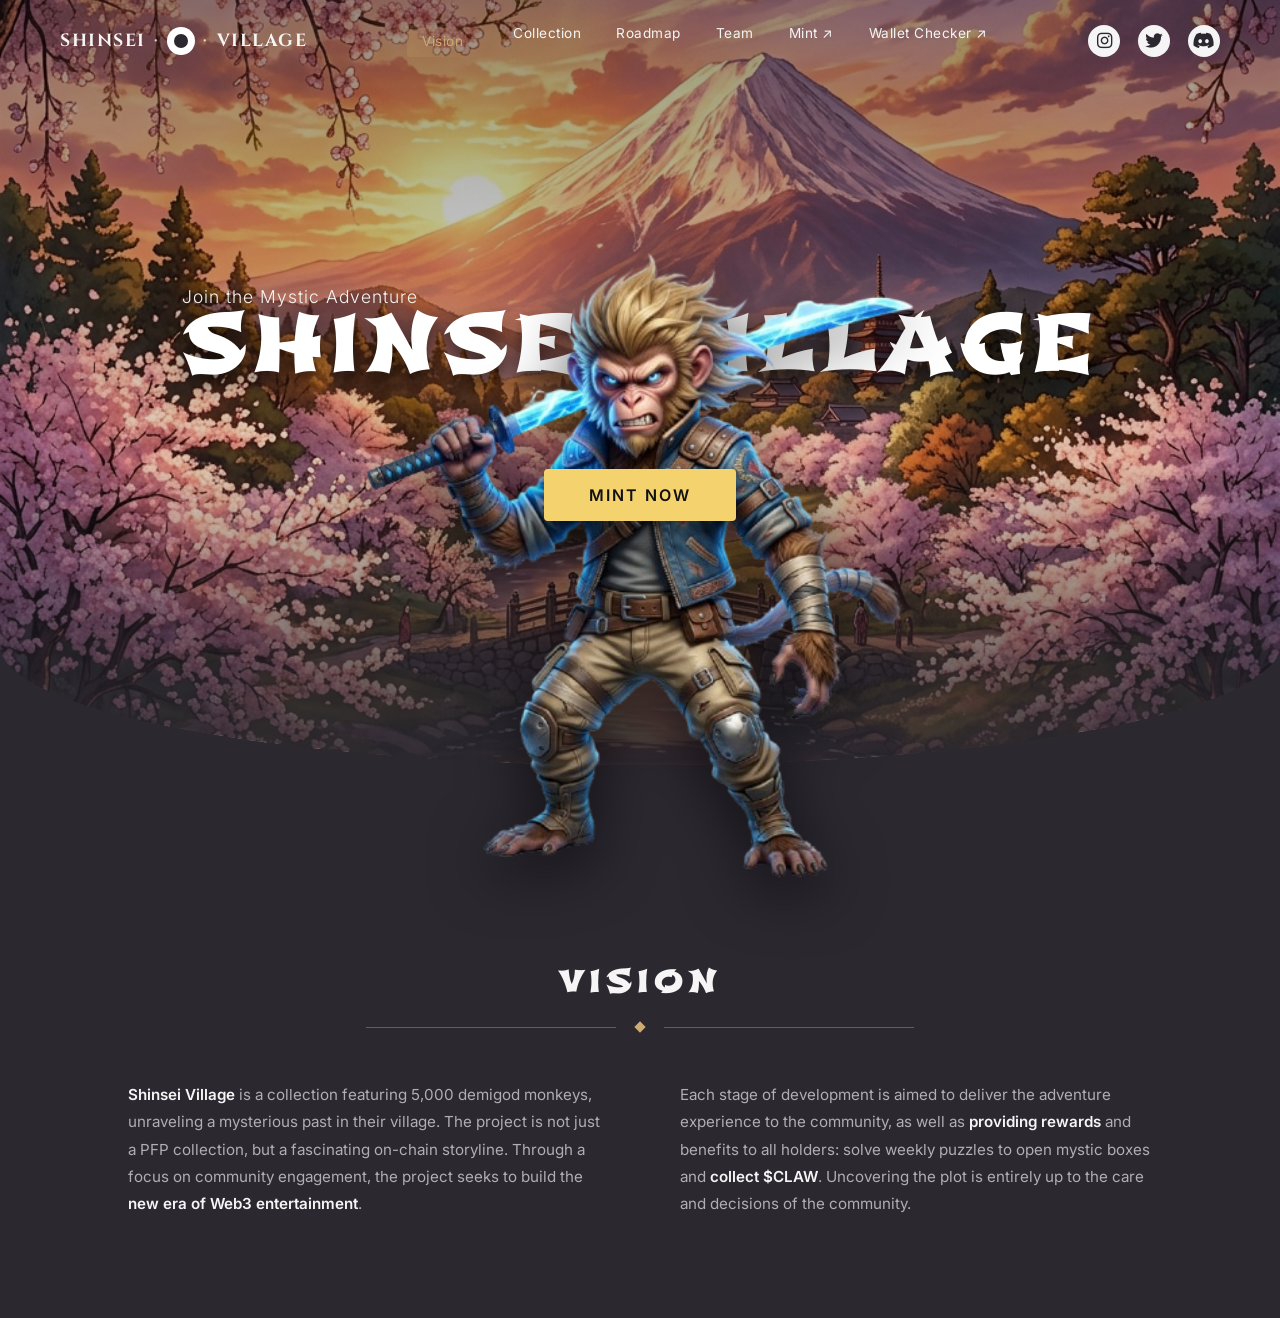
<file: A3/Medium/shinsei-village/index.html>
<!DOCTYPE html>
<html lang="en">
<head>
  <meta charset="UTF-8">
  <meta name="viewport" content="width=device-width, initial-scale=1.0">
  <title>Shinsei Village - Mystic Adventure</title>
  <link rel="stylesheet" href="style.css">
  
  <link rel="preconnect" href="https://fonts.googleapis.com">
  <link rel="preconnect" href="https://fonts.gstatic.com" crossorigin>
  <link href="https://fonts.googleapis.com/css2?family=Cinzel:wght@600;700&family=Inter:wght@300;400;600&family=Shojumaru&display=swap" rel="stylesheet">
  
  <!-- FontAwesome for social icons -->
  <link rel="stylesheet" href="https://cdnjs.cloudflare.com/ajax/libs/font-awesome/6.4.0/css/all.min.css">
</head>
<body>

  <header class="navbar">
    <div class="logo">
      <span>SHINSEI</span>
      <span class="dot">·</span>
      <div class="logo-icon"></div>
      <span class="dot">·</span>
      <span>VILLAGE</span>
    </div>
    
    <nav class="nav-links">
      <a href="#" class="active">Vision</a>
      <a href="#">Collection</a>
      <a href="#">Roadmap</a>
      <a href="#">Team</a>
      <a href="#">Mint ↗</a>
      <a href="#">Wallet Checker ↗</a>
    </nav>
    
    <div class="social-icons">
      <a href="#"><i class="fa-brands fa-instagram"></i></a>
      <a href="#"><i class="fa-brands fa-twitter"></i></a>
      <a href="#"><i class="fa-brands fa-discord"></i></a>
    </div>
  </header>

  <!-- Hero Section -->
  <section class="hero-section">
    <!-- Background image with curved bottom -->
    <div class="hero-bg">
      <img src="bg.png" alt="Background Landscape">
      <div class="bg-overlay"></div>
    </div>

    <!-- Text content positioned behind the character -->
    <div class="hero-content">
      <div class="title-wrapper">
        <p class="subtitle">Join the Mystic Adventure</p>
        <h1 class="main-title">SHINSEI VILLAGE</h1>
      </div>
    </div>

    <img src="character.png" alt="Shinsei Monkey" class="hero-character">
    
    <!-- Mint Now Button overlapping character -->
    <button class="mint-btn">MINT NOW</button>
  </section>

  <!-- Vision Section -->
  <section class="vision-section">
    <div class="vision-header">
      <h2>VISION</h2>
      <div class="divider">
        <span class="line"></span>
        <span class="diamond"></span>
        <span class="line"></span>
      </div>
    </div>
    
    <div class="vision-content">
      <div class="text-column">
        <p><strong>Shinsei Village</strong> is a collection featuring 5,000 demigod monkeys, unraveling a mysterious past in their village. The project is not just a PFP collection, but a fascinating on-chain storyline. Through a focus on community engagement, the project seeks to build the <strong>new era of Web3 entertainment</strong>.</p>
      </div>
      <div class="text-column">
        <p>Each stage of development is aimed to deliver the adventure experience to the community, as well as <strong>providing rewards</strong> and benefits to all holders: solve weekly puzzles to open mystic boxes and <strong>collect $CLAW</strong>. Uncovering the plot is entirely up to the care and decisions of the community.</p>
      </div>
    </div>
  </section>

</body>
</html>
</file>
<file: A3/Medium/shinsei-village/style.css>
:root {
  --primary-bg: #2b2830;
  --text-light: #f5f5f5;
  --text-muted: #b0aeb3;
  --accent-gold: #ceab70;
  --font-main: 'Inter', sans-serif;
  --font-heading: 'Cinzel', serif;
  --font-logo: 'Shojumaru', cursive;
}

* {
  margin: 0;
  padding: 0;
  box-sizing: border-box;
}

body {
  font-family: var(--font-main);
  background-color: var(--primary-bg);
  color: var(--text-light);
  overflow-x: hidden;
}

.navbar {
  position: absolute; 
  top: 0;
  left: 0;
  width: 100%;
  display: flex; 
  justify-content: space-between;
  align-items: center;
  padding: 25px 60px;
  z-index: 10;
}

.logo {
  display: flex;
  align-items: center;
  gap: 8px;
  font-family: var(--font-heading);
  font-weight: 700;
  font-size: 1.1rem;
  letter-spacing: 1.5px;
}

.logo .dot {
  font-size: 1rem;
  opacity: 0.8;
}

.logo-icon {
  width: 28px;
  height: 28px;
  border-radius: 50%;
  background-color: white;
  position: relative;
}

.logo-icon::after {
  content: '';
  position: absolute;
  top: 50%;
  left: 50%;
  transform: translate(-50%, -50%);
  width: 14px;
  height: 14px;
  border-radius: 50%;
  background-color: var(--primary-bg);
}

.nav-links {
  display: flex;
  gap: 35px;
}

.nav-links a {
  color: var(--text-light);
  text-decoration: none;
  font-size: 0.85rem;
  font-weight: 400;
  transition: color 0.3s ease;
  letter-spacing: 0.5px;
}

.nav-links a.active {
  background: linear-gradient(90deg, rgba(206,171,112,0.2) 0%, rgba(206,171,112,0) 100%);
  padding: 8px 15px;
  border-radius: 4px;
  color: var(--accent-gold);
}

.nav-links a:hover {
  color: var(--accent-gold);
}

.social-icons {
  display: flex;
  gap: 18px;
}

.social-icons a {
  color: var(--primary-bg);
  background-color: var(--text-light);
  width: 32px;
  height: 32px;
  display: flex;
  align-items: center;
  justify-content: center;
  border-radius: 50%;
  font-size: 1.1rem;
  text-decoration: none;
  transition: transform 0.3s ease, background-color 0.3s ease;
}

.social-icons a:hover {
  transform: scale(1.1);
  background-color: var(--accent-gold);
}


.hero-section {
  position: relative;
  width: 100%;
  height: 100vh;
  min-height: 800px;
  display: flex;
  justify-content: center;
  align-items: center;
}

.hero-bg {
  position: absolute;
  top: 0;
  left: 0;
  width: 100%;
  height: 85%; 
  border-radius: 0 0 50% 50% / 0 0 120px 120px; 
  overflow: hidden;
  z-index: 0;
}

.hero-bg img {
  width: 100%;
  height: 100%;
  object-fit: cover;
}

.bg-overlay {
  position: absolute;
  top: 0;
  left: 0;
  width: 100%;
  height: 100%;
  background: linear-gradient(to bottom, rgba(0,0,0,0.4) 0%, rgba(0,0,0,0.1) 60%, rgba(43, 40, 48, 0.9) 100%);
}

.hero-content {
  position: absolute;
  top: 38%;
  left: 50%;
  transform: translate(-50%, -50%); 
  text-align: center;
  z-index: 1; 
  width: 100%;
  padding: 0 20px;
}

.title-wrapper {
  display: inline-flex;
  flex-direction: column;
  align-items: center;
}

.subtitle {
  align-self: flex-start;
  font-size: 1.1rem;
  font-weight: 300;
  margin-bottom: -15px; 
  letter-spacing: 1px;
}

.main-title {
  font-family: var(--font-logo), 'Cinzel', serif;
  font-size: 5rem;
  font-weight: 400;
  letter-spacing: 6px;
  margin-bottom: 0;
  text-shadow: 0 8px 20px rgba(0,0,0,0.6);
  color: #fff;
}

.hero-character {
  position: absolute;
  bottom: 0; 
  left: 50%;
  transform: translateX(-50%); 
  height: 75%; 
  max-height: 800px;
  z-index: 2; 
  filter: drop-shadow(0 15px 30px rgba(0,0,0,0.6));
  
  
  mix-blend-mode: normal; 
}


.mint-btn {
  position: absolute;
  top: 55%; 
  left: 50%;
  transform: translate(-50%, -50%);
  z-index: 3; 
  background-color: #f4d36f;
  color: #111;
  font-family: var(--font-main);
  font-weight: 600;
  font-size: 1rem;
  letter-spacing: 2px;
  padding: 16px 45px;
  border: none;
  border-radius: 4px;
  cursor: pointer;
  box-shadow: 0 8px 25px rgba(0,0,0,0.5);
  transition: transform 0.2s ease, background-color 0.2s;
}

.mint-btn:hover {
  transform: translate(-50%, -52%);
  background-color: #ffe68f;
}


.vision-section {
  position: relative;
  background-color: var(--primary-bg);
  padding: 60px 10vw 100px;
  z-index: 1;
}

.vision-header {
  text-align: center;
  margin-bottom: 50px;
}

.vision-header h2 {
  font-family: var(--font-logo), 'Cinzel', serif;
  font-size: 2rem;
  letter-spacing: 5px;
  margin-bottom: 20px;
  font-weight: 400;
}

.divider {
  display: flex; 
  align-items: center;
  justify-content: center;
  gap: 20px;
}

.line {
  height: 1px;
  width: 250px;
  background-color: var(--accent-gold);
  opacity: 0.4;
}

.diamond {
  width: 8px;
  height: 8px;
  background-color: var(--accent-gold);
  transform: rotate(45deg);
}

.vision-content {
  display: flex; /* Requirement */
  justify-content: center;
  gap: 80px;
  max-width: 1100px;
  margin: 0 auto;
}

.text-column {
  flex: 1;
  font-size: 0.95rem;
  line-height: 1.8;
  color: var(--text-muted);
}

.text-column strong {
  color: var(--text-light);
  font-weight: 600;
}

/* Responsive adjustments */
@media (max-width: 900px) {
  .vision-content {
    flex-direction: column;
    gap: 30px;
  }
  
  .main-title {
    font-size: 3rem;
  }
  
  .nav-links {
    display: none; 
  }
}
</file>
